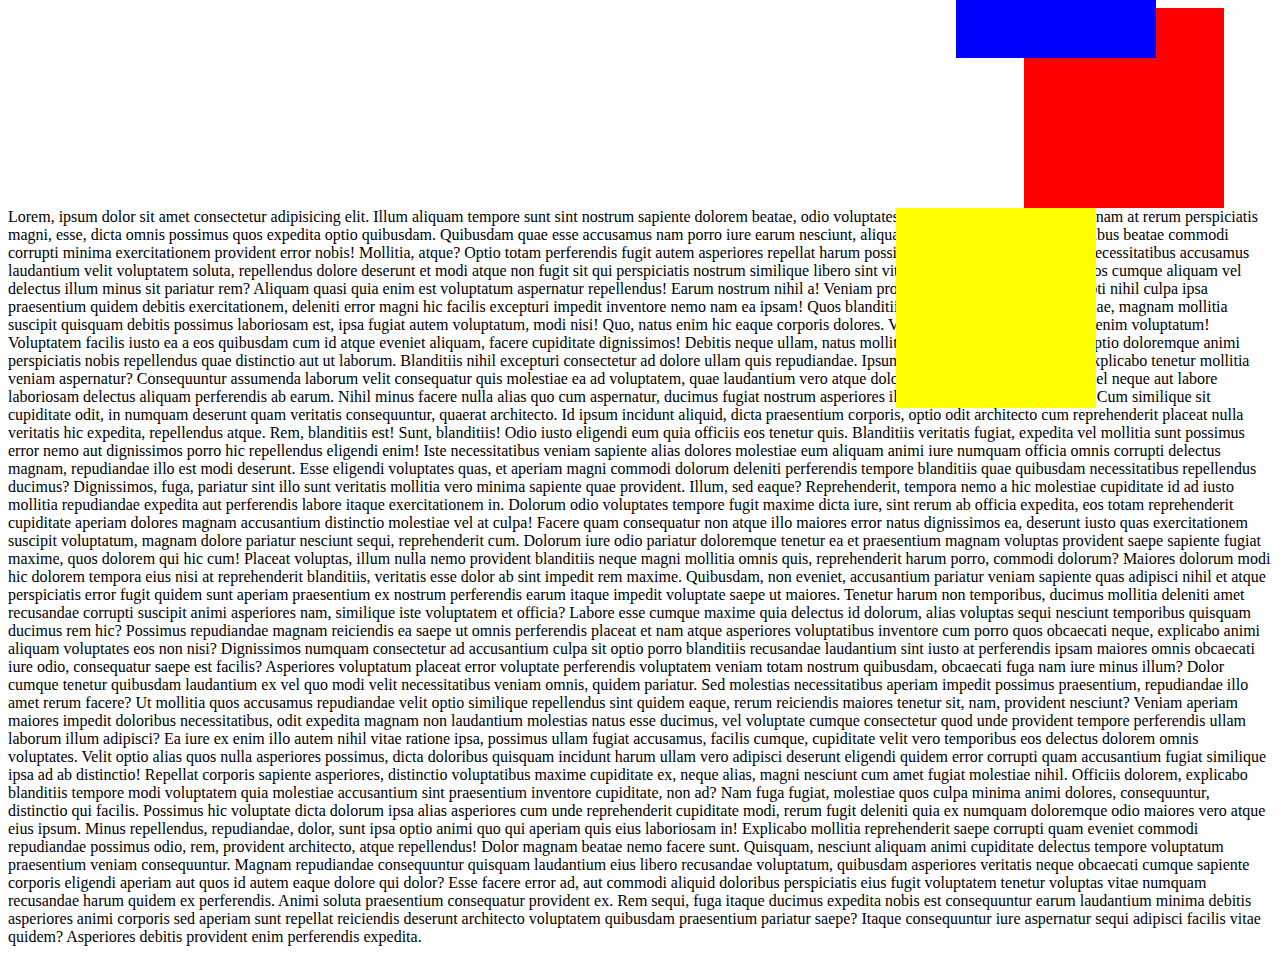
<file: section 5 CSS Position practice/index.html>
<!DOCTYPE html>
<html lang="en">
<head>
    <meta charset="UTF-8">
    <meta http-equiv="X-UA-Compatible" content="IE=edge">
    <meta name="viewport" content="width=device-width, initial-scale=1.0">
    <link rel="stylesheet" href="style.css">
    <title>Document</title>
</head>
<body>
   
    <div class="red"></div>
    <div class="blue"></div>
    <div class="yellow"></div> 
 <div>Lorem, ipsum dolor sit amet consectetur adipisicing elit. Illum aliquam tempore sunt sint nostrum sapiente dolorem beatae, odio voluptates temporibus ipsam veniam aut nam at rerum perspiciatis magni, esse, dicta omnis possimus quos expedita optio quibusdam. Quibusdam quae esse accusamus nam porro iure earum nesciunt, aliquam recusandae delectus temporibus beatae commodi corrupti minima exercitationem provident error nobis! Mollitia, atque? Optio totam perferendis fugit autem asperiores repellat harum possimus soluta officiis? Expedita necessitatibus accusamus laudantium velit voluptatem soluta, repellendus dolore deserunt et modi atque non fugit sit qui perspiciatis nostrum similique libero sint vitae! Cupiditate sequi, autem quos cumque aliquam vel delectus illum minus sit pariatur rem? Aliquam quasi quia enim est voluptatum aspernatur repellendus! Earum nostrum nihil a! Veniam provident aspernatur facere corrupti nihil culpa ipsa praesentium quidem debitis exercitationem, deleniti error magni hic facilis excepturi impedit inventore nemo nam ea ipsam! Quos blanditiis ullam ratione voluptatibus quae, magnam mollitia suscipit quisquam debitis possimus laboriosam est, ipsa fugiat autem voluptatum, modi nisi! Quo, natus enim hic eaque corporis dolores. Voluptates ducimus officia velit enim voluptatum! Voluptatem facilis iusto ea a eos quibusdam cum id atque eveniet aliquam, facere cupiditate dignissimos! Debitis neque ullam, natus mollitia, libero dolorem quos enim optio doloremque animi perspiciatis nobis repellendus quae distinctio aut ut laborum. Blanditiis nihil excepturi consectetur ad dolore ullam quis repudiandae. Ipsum, laborum! Incidunt veritatis explicabo tenetur mollitia veniam aspernatur? Consequuntur assumenda laborum velit consequatur quis molestiae ea ad voluptatem, quae laudantium vero atque doloribus possimus dicta corrupti vel neque aut labore laboriosam delectus aliquam perferendis ab earum. Nihil minus facere nulla alias quo cum aspernatur, ducimus fugiat nostrum asperiores illum autem eum nesciunt error. Cum similique sit cupiditate odit, in numquam deserunt quam veritatis consequuntur, quaerat architecto. Id ipsum incidunt aliquid, dicta praesentium corporis, optio odit architecto cum reprehenderit placeat nulla veritatis hic expedita, repellendus atque. Rem, blanditiis est! Sunt, blanditiis! Odio iusto eligendi eum quia officiis eos tenetur quis. Blanditiis veritatis fugiat, expedita vel mollitia sunt possimus error nemo aut dignissimos porro hic repellendus eligendi enim! Iste necessitatibus veniam sapiente alias dolores molestiae eum aliquam animi iure numquam officia omnis corrupti delectus magnam, repudiandae illo est modi deserunt. Esse eligendi voluptates quas, et aperiam magni commodi dolorum deleniti perferendis tempore blanditiis quae quibusdam necessitatibus repellendus ducimus? Dignissimos, fuga, pariatur sint illo sunt veritatis mollitia vero minima sapiente quae provident. Illum, sed eaque? Reprehenderit, tempora nemo a hic molestiae cupiditate id ad iusto mollitia repudiandae expedita aut perferendis labore itaque exercitationem in. Dolorum odio voluptates tempore fugit maxime dicta iure, sint rerum ab officia expedita, eos totam reprehenderit cupiditate aperiam dolores magnam accusantium distinctio molestiae vel at culpa! Facere quam consequatur non atque illo maiores error natus dignissimos ea, deserunt iusto quas exercitationem suscipit voluptatum, magnam dolore pariatur nesciunt sequi, reprehenderit cum. Dolorum iure odio pariatur doloremque tenetur ea et praesentium magnam voluptas provident saepe sapiente fugiat maxime, quos dolorem qui hic cum! Placeat voluptas, illum nulla nemo provident blanditiis neque magni mollitia omnis quis, reprehenderit harum porro, commodi dolorum? Maiores dolorum modi hic dolorem tempora eius nisi at reprehenderit blanditiis, veritatis esse dolor ab sint impedit rem maxime. Quibusdam, non eveniet, accusantium pariatur veniam sapiente quas adipisci nihil et atque perspiciatis error fugit quidem sunt aperiam praesentium ex nostrum perferendis earum itaque impedit voluptate saepe ut maiores. Tenetur harum non temporibus, ducimus mollitia deleniti amet recusandae corrupti suscipit animi asperiores nam, similique iste voluptatem et officia? Labore esse cumque maxime quia delectus id dolorum, alias voluptas sequi nesciunt temporibus quisquam ducimus rem hic? Possimus repudiandae magnam reiciendis ea saepe ut omnis perferendis placeat et nam atque asperiores voluptatibus inventore cum porro quos obcaecati neque, explicabo animi aliquam voluptates eos non nisi? Dignissimos numquam consectetur ad accusantium culpa sit optio porro blanditiis recusandae laudantium sint iusto at perferendis ipsam maiores omnis obcaecati iure odio, consequatur saepe est facilis? Asperiores voluptatum placeat error voluptate perferendis voluptatem veniam totam nostrum quibusdam, obcaecati fuga nam iure minus illum? Dolor cumque tenetur quibusdam laudantium ex vel quo modi velit necessitatibus veniam omnis, quidem pariatur. Sed molestias necessitatibus aperiam impedit possimus praesentium, repudiandae illo amet rerum facere? Ut mollitia quos accusamus repudiandae velit optio similique repellendus sint quidem eaque, rerum reiciendis maiores tenetur sit, nam, provident nesciunt? Veniam aperiam maiores impedit doloribus necessitatibus, odit expedita magnam non laudantium molestias natus esse ducimus, vel voluptate cumque consectetur quod unde provident tempore perferendis ullam laborum illum adipisci? Ea iure ex enim illo autem nihil vitae ratione ipsa, possimus ullam fugiat accusamus, facilis cumque, cupiditate velit vero temporibus eos delectus dolorem omnis voluptates. Velit optio alias quos nulla asperiores possimus, dicta doloribus quisquam incidunt harum ullam vero adipisci deserunt eligendi quidem error corrupti quam accusantium fugiat similique ipsa ad ab distinctio! Repellat corporis sapiente asperiores, distinctio voluptatibus maxime cupiditate ex, neque alias, magni nesciunt cum amet fugiat molestiae nihil. Officiis dolorem, explicabo blanditiis tempore modi voluptatem quia molestiae accusantium sint praesentium inventore cupiditate, non ad? Nam fuga fugiat, molestiae quos culpa minima animi dolores, consequuntur, distinctio qui facilis. Possimus hic voluptate dicta dolorum ipsa alias asperiores cum unde reprehenderit cupiditate modi, rerum fugit deleniti quia ex numquam doloremque odio maiores vero atque eius ipsum. Minus repellendus, repudiandae, dolor, sunt ipsa optio animi quo qui aperiam quis eius laboriosam in! Explicabo mollitia reprehenderit saepe corrupti quam eveniet commodi repudiandae possimus odio, rem, provident architecto, atque repellendus! Dolor magnam beatae nemo facere sunt. Quisquam, nesciunt aliquam animi cupiditate delectus tempore voluptatum praesentium veniam consequuntur. Magnam repudiandae consequuntur quisquam laudantium eius libero recusandae voluptatum, quibusdam asperiores veritatis neque obcaecati cumque sapiente corporis eligendi aperiam aut quos id autem eaque dolore qui dolor? Esse facere error ad, aut commodi aliquid doloribus perspiciatis eius fugit voluptatem tenetur voluptas vitae numquam recusandae harum quidem ex perferendis. Animi soluta praesentium consequatur provident ex. Rem sequi, fuga itaque ducimus expedita nobis est consequuntur earum laudantium minima debitis asperiores animi corporis sed aperiam sunt repellat reiciendis deserunt architecto voluptatem quibusdam praesentium pariatur saepe? Itaque consequuntur iure aspernatur sequi adipisci facilis vitae quidem? Asperiores debitis provident enim perferendis expedita.

 </div>
</body>
</html>
</file>
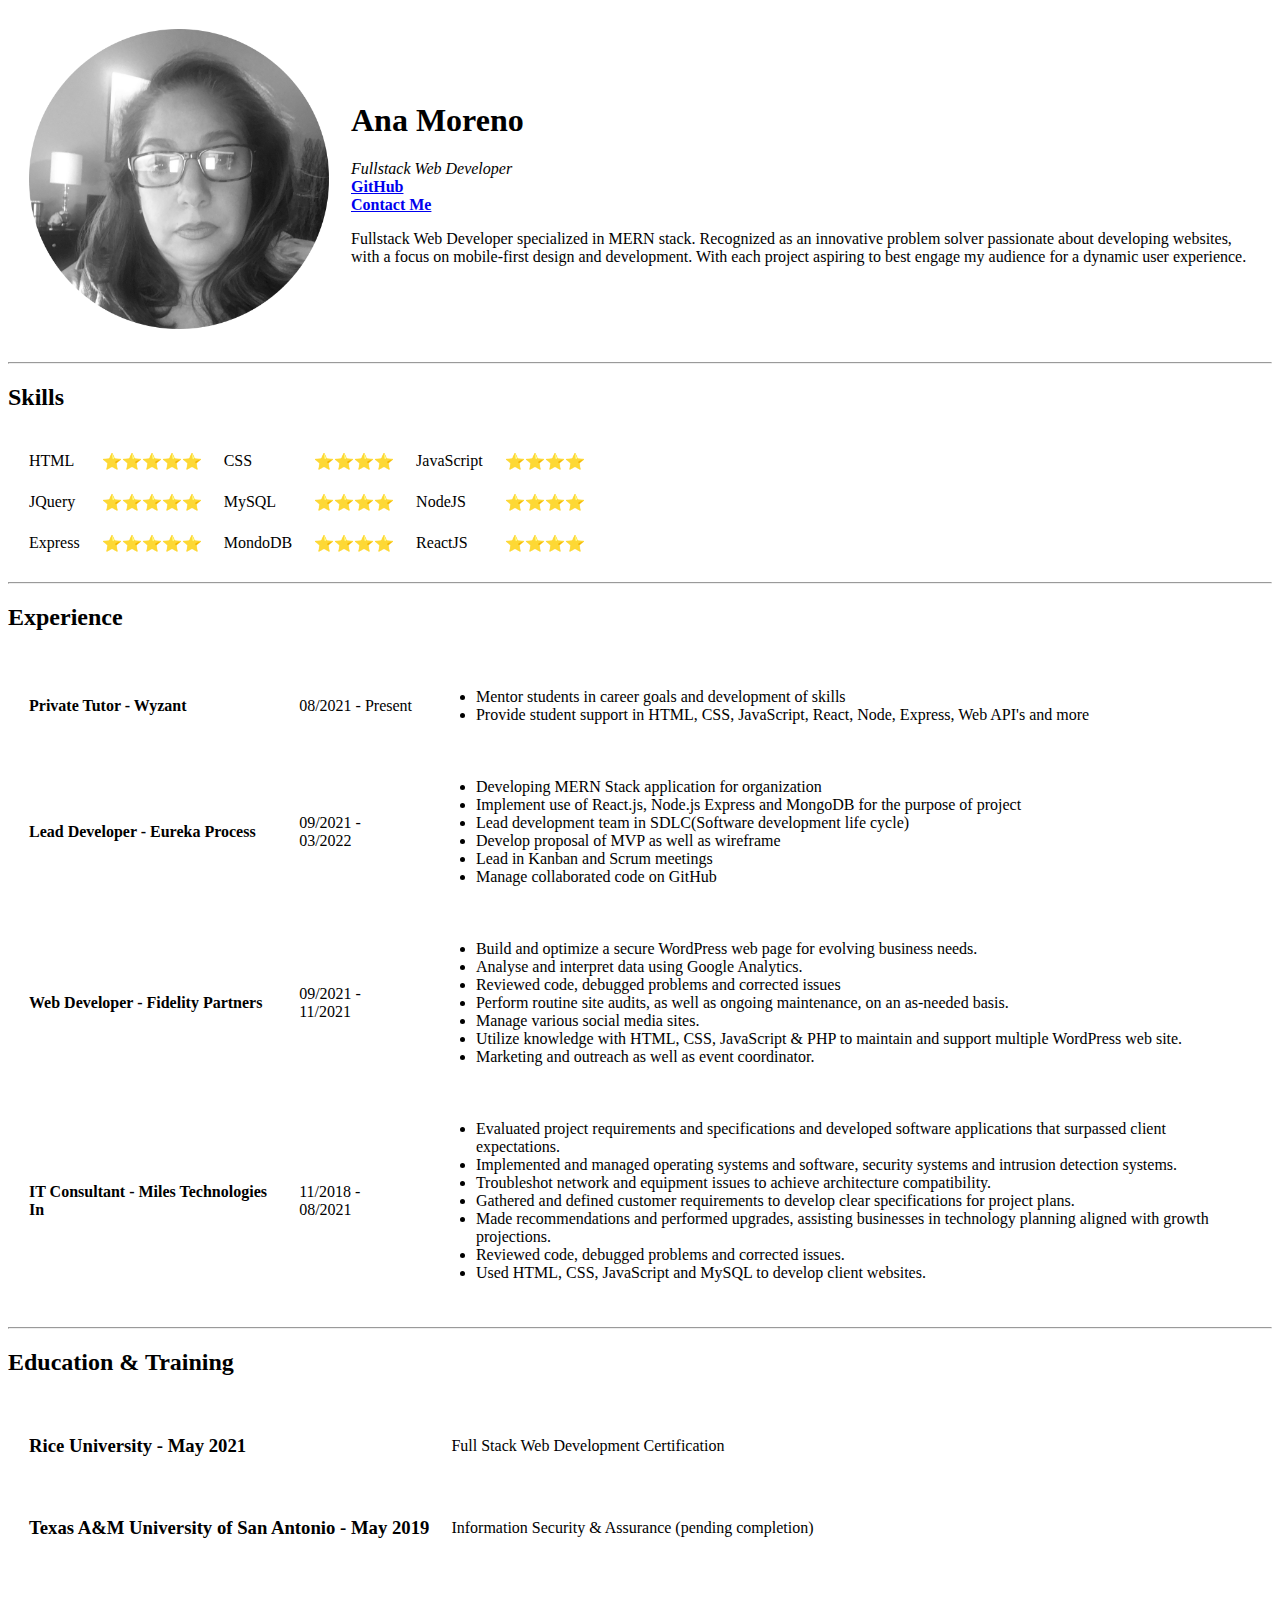
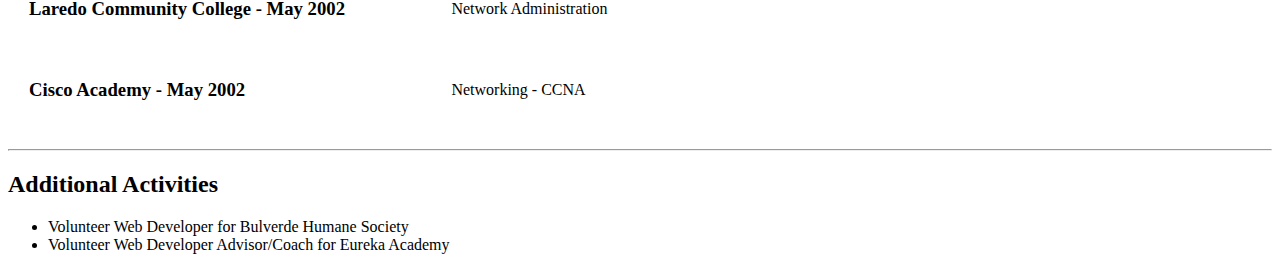
<file: HTML_Sec_2_3/CV/index.html>
<!DOCTYPE html>
<html lang="en">

<head>
    <meta charset="UTF-8" />
    <meta http-equiv="X-UA-Compatible" content="IE=edge" />
    <meta name="viewport" content="width=device-width, initial-scale=1.0" />
    <meta name="description" content="Ana Moreno's curriculum vitae (CV) detail education and employment history." />
    <meta name="keywords"
        content="HTML, CSS, JavaScript, JS, React, MERN, Freelance, Developer, Web Developer, Front End Developer, Fullstack Developer" />
    <meta name="author" content="Ana Moreno" />
    <link rel="stylesheet" href="./">
    <title>Ana Moreno's CV</title>
</head>

<body>
    <table cellspacing="20">
        <td> <img height="300" src="./images/Black & White-circle.png" alt="Black and white picture of me."></td>
        <td>
            <h1>Ana Moreno</h1>

            <p><em>Fullstack Web Developer </em>
                <br>
                <strong> <a href="https://github.com/al-moreno">GitHub</a>
                    <br>
                    <a href="contact.html">Contact Me</a></strong>
            </p>

            <!-- summary -->
            <p>Fullstack Web Developer specialized in MERN stack. Recognized as an innovative problem solver passionate
                about
                developing websites, with a focus on mobile-first design and development. With each project aspiring to
                best
                engage my audience for a dynamic user experience. </p>
        </td>
    </table>


    <hr />

    <!-- skills list -->
    <h2>Skills</h2>
    <table cellspacing="20">
        <tr>
            <td>HTML</td>
            <td>⭐⭐⭐⭐⭐</td>
            <td>CSS</td>
            <td>⭐⭐⭐⭐</td>
            <td>JavaScript</td>
            <td>⭐⭐⭐⭐</td>
        </tr>
        <tr>
            <td>JQuery</td>
            <td>⭐⭐⭐⭐⭐</td>
            <td>MySQL</td>
            <td>⭐⭐⭐⭐</td>
            <td>NodeJS</td>
            <td>⭐⭐⭐⭐</td>
        </tr>
        <tr>
            <td>Express</td>
            <td>⭐⭐⭐⭐⭐</td>
            <td>MondoDB</td>
            <td>⭐⭐⭐⭐</td>
            <td>ReactJS</td>
            <td>⭐⭐⭐⭐</td>
        </tr>
    </table>


    <hr>
    <!-- work experience -->
    <h2>Experience</h2>
    <!-- wyzant -->
    <table cellspacing="20">
        <tr>
            <td>
                <h4>Private Tutor - Wyzant</h4>
            </td>
            <td>08/2021 - Present</td>

            <td>
                <ul>
                    <li>Mentor students in career goals and development of skills</li>
                    <li>Provide student support in HTML, CSS, JavaScript, React, Node, Express, Web API's and more</li>

                </ul>
            </td>
        </tr>

        <!-- eureka process -->

        <tr>
            <td>
                <h4>Lead Developer - Eureka Process</h4>

            </td>
            <td>09/2021 - 03/2022</td>
            <td>
                <ul>
                    <li>Developing MERN Stack application for organization</li>
                    <li>Implement use of React.js, Node.js Express and MongoDB for the purpose of project</li>
                    <li>Lead development team in SDLC(Software development life cycle)</li>
                    <li>Develop proposal of MVP as well as wireframe</li>
                    <li>Lead in Kanban and Scrum meetings</li>
                    <li>Manage collaborated code on GitHub</li>
                </ul>
            </td>
        </tr>





        <!-- fidelity partners -->

        <tr>
            <td>
                <h4>Web Developer - Fidelity Partners</h4>
            </td>
            <td>09/2021 - 11/2021</td>

            <td>
                <ul>
                    <li>Build and optimize a secure WordPress web page for evolving business needs.</li>
                    <li>Analyse and interpret data using Google Analytics.</li>
                    <li>Reviewed code, debugged problems and corrected issues</li>
                    <li>Perform routine site audits, as well as ongoing maintenance, on an as-needed basis.</li>
                    <li>Manage various social media sites.</li>
                    <li>Utilize knowledge with HTML, CSS, JavaScript & PHP to maintain and support multiple WordPress
                        web site.
                    </li>
                    <li>Marketing and outreach as well as event coordinator.</li>

                </ul>
            </td>
        </tr>


        <!-- miles technology -->

        <tr>
            <td>
                <h4>IT Consultant - Miles Technologies In</h4>
            </td>
            <td>11/2018 - 08/2021</td>

            <td>
                <ul>
                    <li>Evaluated project requirements and specifications and developed software applications that
                        surpassed
                        client
                        expectations. </li>
                    <li> Implemented and managed operating systems and software, security systems and intrusion
                        detection
                        systems.</li>
                    <li>Troubleshot network and equipment issues to achieve architecture compatibility. </li>
                    <li>Gathered and defined customer requirements to develop clear specifications for project plans.
                    </li>
                    <li> Made recommendations and performed upgrades, assisting businesses in technology planning
                        aligned with
                        growth
                        projections.</li>
                    <li> Reviewed code, debugged problems and corrected issues.</li>
                    <li> Used HTML, CSS, JavaScript and MySQL to develop client websites.</li>

                </ul>
            </td>
        </tr>
    </table>

    <hr>
    <h2>Education & Training</h2>
    <!-- education -->
    <table cellspacing="20">
        <tr>
            <td>
                <h3>Rice University - May 2021</h3>
            </td>
            <td>
                <p>Full Stack Web Development Certification</p>
            </td>
        </tr>
        <tr>
            <td>
                <h3>Texas A&M University of San Antonio - May 2019</h3>
            </td>
            <td>
                <p>Information Security & Assurance (pending completion)</p>
            </td>
        </tr>
        <tr>
            <td>
                <h3>Laredo Community College - May 2002</h3>
            </td>
            <td>
                <p>Network Administration</p>
            </td>
        </tr>
        <tr>
            <td>
                <h3>Cisco Academy - May 2002</h3>
            </td>
            <td>
                <p>Networking - CCNA</p>
            </td>
        </tr>
    </table>
    <hr />
    <!-- Additional Activities -->
    <h2>Additional Activities</h2>

    <ul>
        <li>Volunteer Web Developer for Bulverde Humane Society</li>
        <li>Volunteer Web Developer Advisor/Coach for Eureka Academy</li>

    </ul>




</body>

</html>
</file>
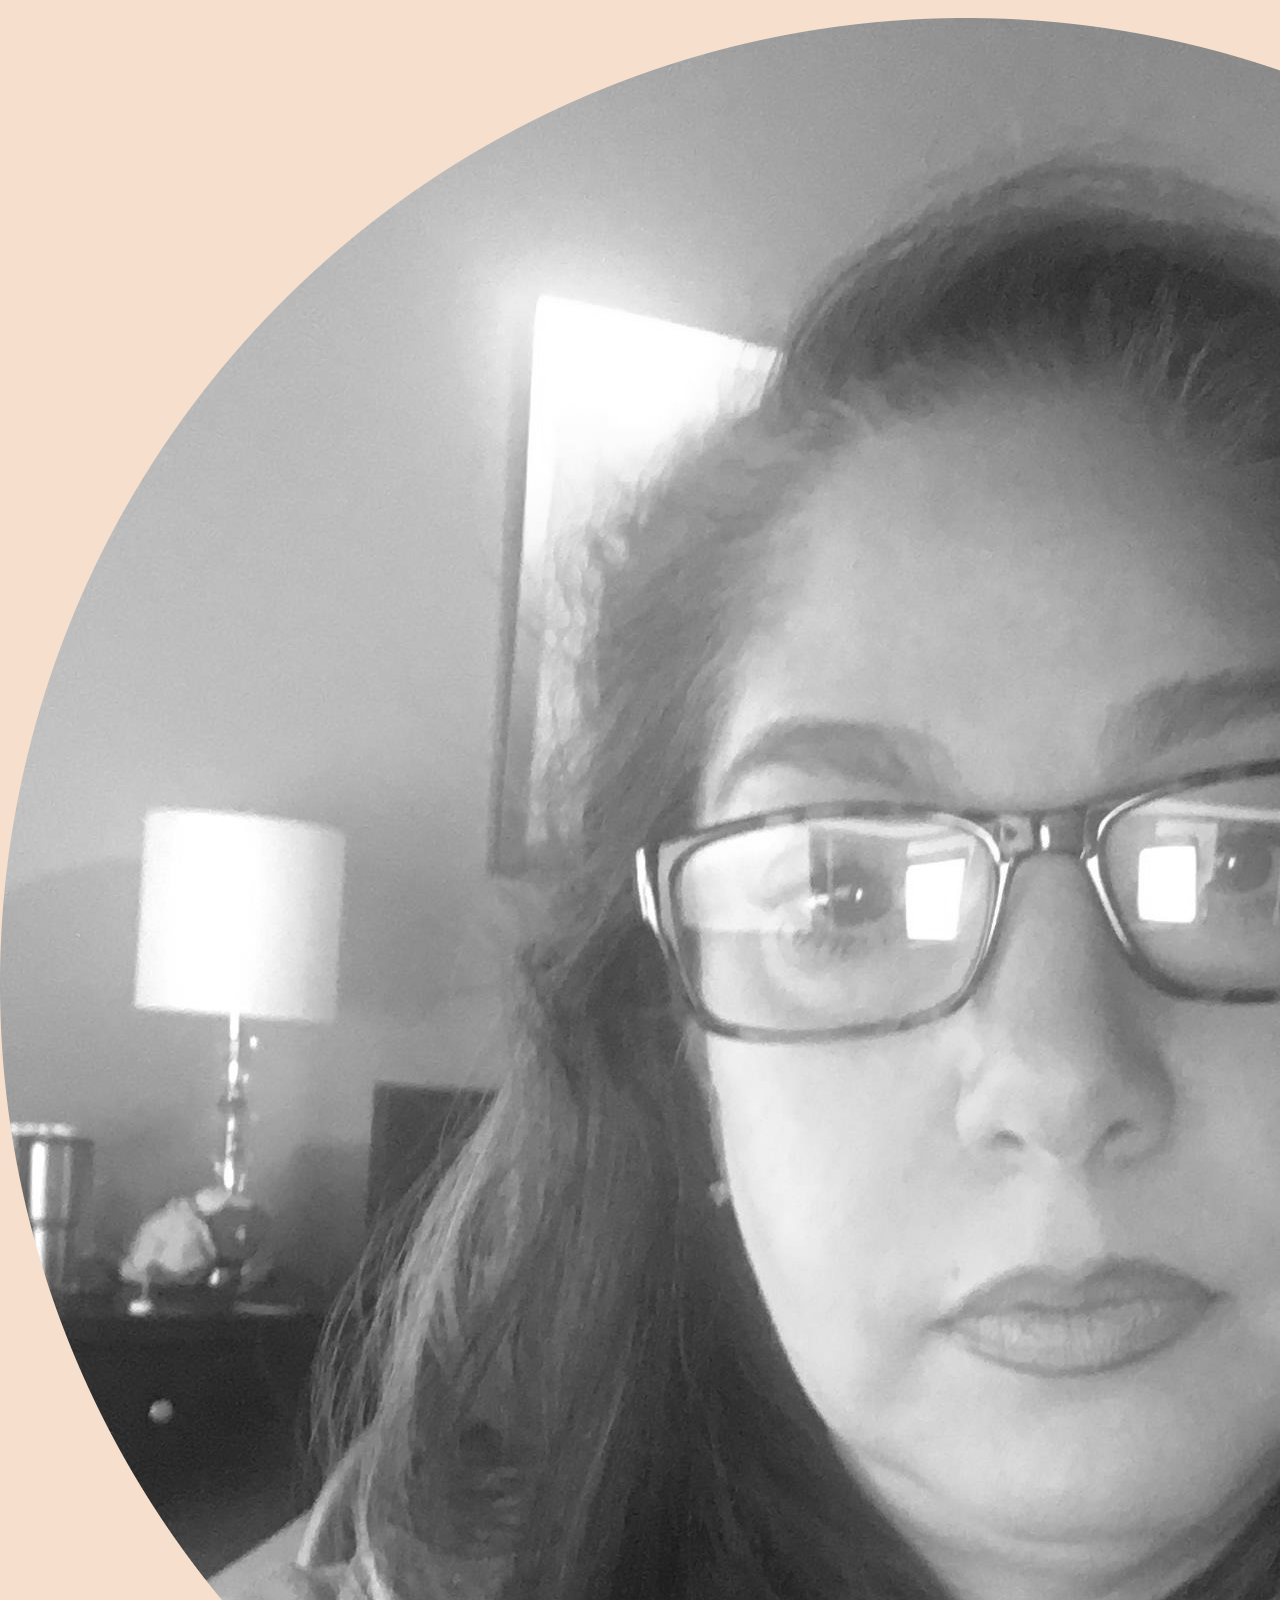
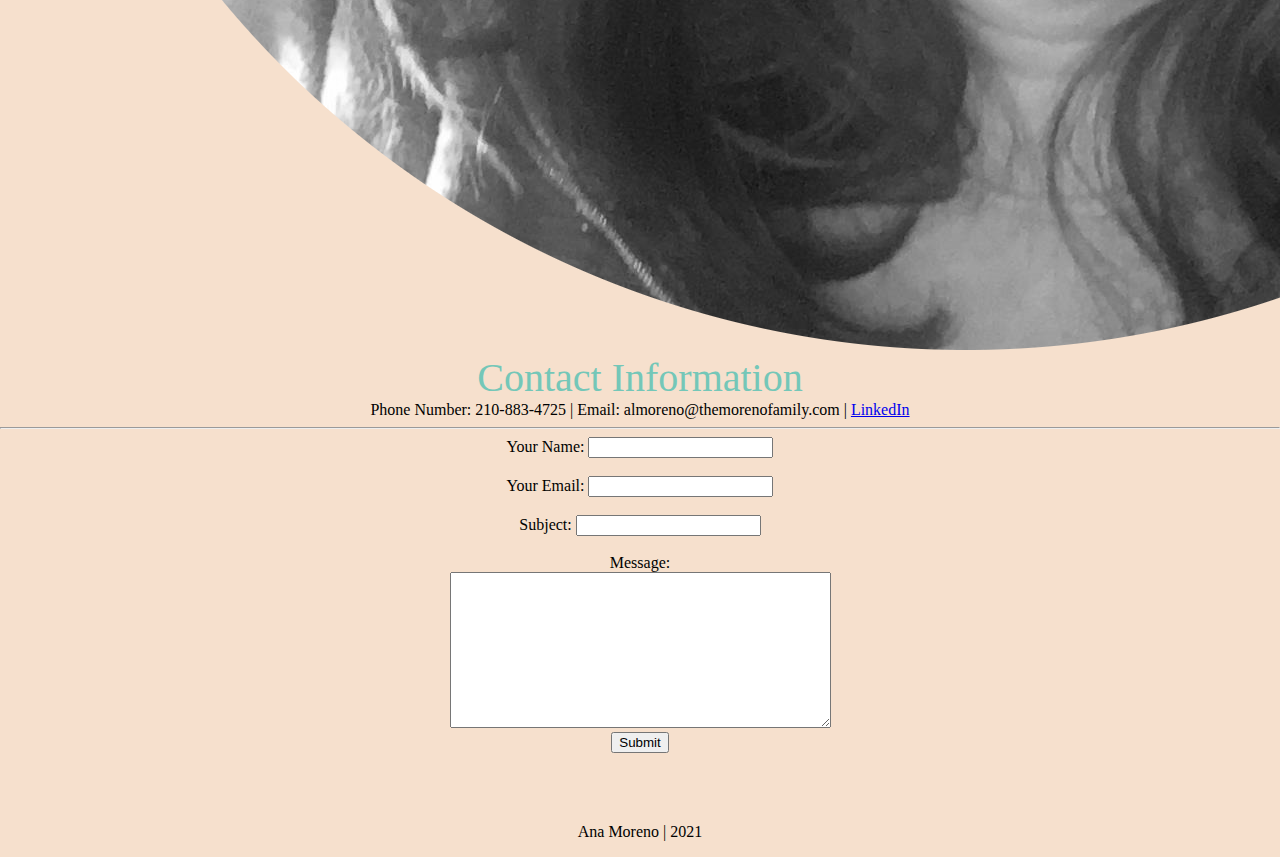
<file: CSS_Sec_4_5/contact.html>
<!DOCTYPE html>
<html lang="en">

<head>
    <meta charset="UTF-8">
    <meta http-equiv="X-UA-Compatible" content="IE=edge">
    <meta name="viewport" content="width=device-width, initial-scale=1.0">
    <link rel="stylesheet" href="./css/style.css">
    <link rel="icon" href="images/favicon.ico?v=2" />
    <title>Document</title>
</head>

<body>
    <!DOCTYPE html>
    <html lang="en">

    <head>
        <meta charset="UTF-8" />
        <meta http-equiv="X-UA-Compatible" content="IE=edge" />
        <meta name="viewport" content="width=device-width, initial-scale=1.0" />
        <meta name="description"
            content="Ana Moreno's curriculum vitae (CV) detail education and employment history." />
        <meta name="keywords"
            content="HTML, CSS, JavaScript, JS, React, MERN, Freelance, Developer, Web Developer, Front End Developer, Fullstack Developer" />
        <meta name="author" content="Ana Moreno" />
        <link rel='stylesheet' href='https://fonts.googleapis.com/css?family=Roboto'>
        <link rel="stylesheet"
            href="https://cdnjs.cloudflare.com/ajax/libs/font-awesome/4.7.0/css/font-awesome.min.css">
        <link rel="stylesheet" href="./css/style.css">
        <link rel="icon" href="images/favicon.ico?v=2" />
        <title>Ana Moreno's CV</title>
    </head>

    <body>

        <!-- The Grid -->
        <div class="container ">


            <!-- Left Column -->

            <div class="left-column card">
                <div>

                    <div class="image">
                        <br>
                        <img src="./images/Black & White-circle.png" alt="My image">
                    </div>

                    <div>

                        <h2>Contact Information</h2>
                        Phone Number: 210-883-4725 | Email: almoreno@themorenofamily.com | <a
                            href="linkedin.com/in/ana-l-moreno">LinkedIn</a>



                           
                        <hr>
                        <form action="mailto:almoreno@almoreno.org" method="post" enctype="text/plain">
                            <label>Your Name:</label>
                            <input type="text" name="yourName" value=""><br><br>
                            <label>Your Email:</label>
                            <input type="email" name="yourEmail" value=""><br><br>
                            <label>Subject: </label>
                            <input type="text" name="yourSubject"><br>
                            <br>
                            <label>Message:</label><br>
                            <textarea name="yourMessage" id="" cols="45" rows="10"></textarea>
                            <br>
                            <input type="submit">

                        </form>
                    </div>
                    <br>
                    <br>
                </div>
            </div>
            <br>


            <!-- Footer -->
            <footer>


                <p>Ana Moreno | 2021</p>
            </footer>
            <!-- End Grid -->
        </div>
    </body>

    </html>

    </div>
</body>

</html>
</file>
<file: section 5 CSS Position practice/style.css>
.red{
    width: 200px;
    height:200px;
    background-color: red;
    position:absolute;
    left:80%;
}

.blue{
    width: 200px;
    height:200px;
    background-color: blue;
    position:relative;
  left: 75%;
    top:-150px;
  
}
.yellow{
    width: 200px;
    height:200px;
    background-color: yellow;
    position:absolute;
    left:70%;
 

}
</file>
<file: CSS_Sec_4_5/css/style.css>
:root {
    --first: #EF4F4F;
    --second: #ef9595;
    --third: #f6e0cd;
    --fourth: #74c7B8;
    --fifth: #e4f9f5;
    --black: black;
    --white: white;
    --grey: darkgray;
    --dark-grey: gray;
    --light-gray: lightgray;
}

/* reset defaults */
body {
    margin: 0;
    padding: 0;
    text-align: center;
    font-family: 'Cormorant Garamond', serif;
    background-color: var(--third);
}

h1 {
    margin-top: 50px auto 0 auto;
    font-family: "Sacramento", serif;
    font-size: 5rem;
    color: var(--fourth);

}

h2 {
    font-family: 'Cormorant Garamond', serif;
    font-size: 2.5rem;
    color: var(--fourth);
    font-weight: normal;
}

h3 {
    font-family: 'Cormorant Garamond', serif;
    color: var(--first)
}
i{
    color:var(--second);
    padding:2%;
}

.top-container {
    background-color: var(--fifth);
    padding: 15% 0 0 0;
    position: relative;
}

.top-cloud-img {
    position: absolute;
    left: 70%;
    top: 10%;
}

.bottom-cloud-img {
    position: absolute;
}
.profile{
    background-color: var(--third);
    padding: 3%;
    
}
div.img-title{
    display:inline-block;
}
div.img-title>img{
    width: 10%;
    margin-top: 5%;
   
}
.paragraph{
    margin: 2%;
    text-align: justify;
    font-size: 1.1rem;
    font-weight: bold;
    color:var(--first);
    
}
.skill{
    background-color: var(--fifth);
    padding:5% 0 5% 0;

}
div.skill-row1{
    padding:1%;
    text-align:left;
    font-weight: bold;
    color:var(--fourth);
    
}
.skill-row2{
    padding:3%;
    text-align:left;
    font-weight: bold;
    color:var(--fourth);
    
}
div.skills.skill > div{
    margin: 50px auto 50px auto;
    width: 30%;
  
  
}
.skill-img1{
   width: 30%;
   float:left;
   margin-right: 2%;
   padding:0%
   

}
.skill-img2{
    width: 30%;
    float:right;
    margin: 1%;
    padding:0%

 }
 .skill-img3{
    width: 30%;
    float:left;
    margin: 1%;
    padding:0%;
  
 }
 .education{
    background-color: var(--third);
    padding: 5% 0;
 }
 h2{
     margin:0;
 }
 table{
   margin: 0 auto 0 auto;
   text-align: left;
 }
 td>p{
     margin-left: 20px;
 }
 .work{
    background-color: var(--fifth);
    padding: 5% 0;
 }
 ul{
     list-style: none;
     margin-left: auto;
     margin-right: auto;
 }
 .date{
    padding-left: 25%;
     text-align: left;
 }
 .work-info{
     padding-left: 35%;
     text-align: left;
 }
 .bottom-container{
     background-color: var(--third);
     margin-top: 0%;
 }
 .bottom-container h3{
     padding-bottom:2%;
 }
 .btn{
     background-color: var(--fourth);
     color:var(--white);
     padding:0.8%;
     text-decoration: none;
     font-weight: bold;
     border-radius: 5%;
     box-shadow: 4px 2px 10px 2px var(--grey) ;

 }
 .btn:hover{
     color:var(--white);
     background-color: var(--first);
 }
.contact-me{
    padding:2%;
}

 .footer-link>i{
    margin: 2% 0 0 0;
    padding: 0;
 
 }
 .footer-link{
     float:left;
     padding-left:1%;
 }
 .copyright{
     float:right;
     padding-right:1%;
 }
</file>
